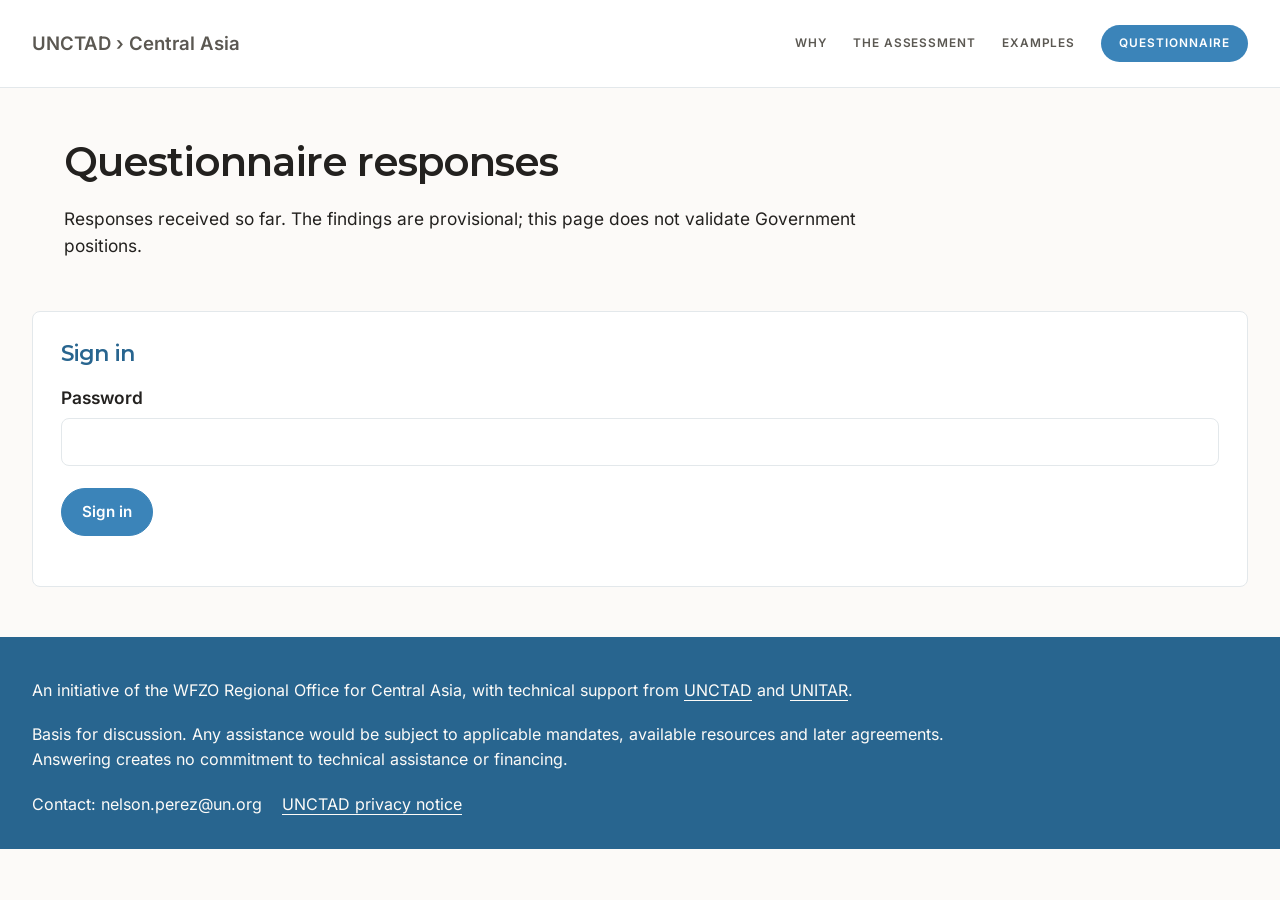
<file: admin/index.html>
<!doctype html><html lang="en"><head><meta charset="utf-8"><script>if(location.hostname==="sez-asia.eregistrations.dev")location.replace("https://sez-asia-questionnaire.eregistrations.dev"+location.pathname+location.search+location.hash)</script><meta name="viewport" content="width=device-width,initial-scale=1"><meta name="robots" content="noindex,nofollow"><meta name="referrer" content="no-referrer"><title>Responses · Central Asia SEZ needs assessment</title><link rel="icon" href="../assets/training-eregistrations-favicon.svg" type="image/svg+xml"><link rel="stylesheet" href="../assets/questionnaire-v2/v2.css"><script src="../assets/questionnaire-v2/shared.js" defer></script><script src="../assets/questionnaire-v2/schema.js" defer></script><script src="../assets/questionnaire-v2/admin.js" defer></script><link rel="stylesheet" href="../assets/questionnaire-v2/homepage-theme.css"><script src="../assets/questionnaire-v2/homepage-nav.js" defer></script></head><body><a class="skip" href="#main">Skip to content</a>  <header class="site-header">
    <a class="site-brand" href="../"><span>UNCTAD › Central Asia</span></a>
    <nav class="site-nav" aria-label="Main navigation">
      <a href="../#why">Why</a>
      <a href="../#assessment">The assessment</a>
      <a href="../#nar-practica">Examples</a>
      <a class="nav-questionnaire" href="../questionnaire/"><span>Questionnaire</span></a>
    </nav>
  </header><main id="main" class="wrap"><div class="page-top"><h1>Questionnaire responses</h1><p>Responses received so far. The findings are provisional; this page does not validate Government positions.</p></div><section id="login-panel" class="form-card registration"><h2>Sign in</h2><form id="login-form"><label class="field">Password<input class="input" type="password" name="password" required autocomplete="current-password"></label><div class="actions"><button class="btn" type="submit">Sign in</button></div><p id="login-error" class="error" hidden></p></form></section><section id="admin-panel" hidden><div class="admin-bar"><div><label for="country-filter">Filter by country</label><select id="country-filter"><option value="">All countries</option></select></div><div class="actions"><button class="btn secondary" id="refresh-admin">Refresh</button><button class="btn secondary" id="export-admin">Export responses</button><button class="btn secondary" id="logout-admin">Sign out</button></div></div><p id="admin-status" role="status"></p><div id="respondents" class="scroll-table"></div><div id="respondent-detail"></div><details class="optional-card" id="outbox-details"><summary>Emails sent</summary><div id="outbox"></div></details><details class="optional-card" id="visits-details"><summary>Page visits</summary><p class="small">One line per page view. Automated visitors (search engines, link previews, tests) are left out. A visitor code groups the views of one browser; no IP address is stored.</p><div id="visits" class="scroll-table"></div></details></section></main><footer class="footer"><div class="wrap"><p>An initiative of the WFZO Regional Office for Central Asia, with technical support from <a href="https://unctad.org" target="_blank" rel="noopener">UNCTAD</a> and <a href="https://unitar.org" target="_blank" rel="noopener">UNITAR</a>.</p><p>Basis for discussion. Any assistance would be subject to applicable mandates, available resources and later agreements. Answering creates no commitment to technical assistance or financing.</p><div class="footlinks"><span>Contact: nelson.perez@un.org</span><a href="https://unctad.org/privacy" target="_blank" rel="noopener">UNCTAD privacy notice</a></div></div></footer></body></html>
</file>
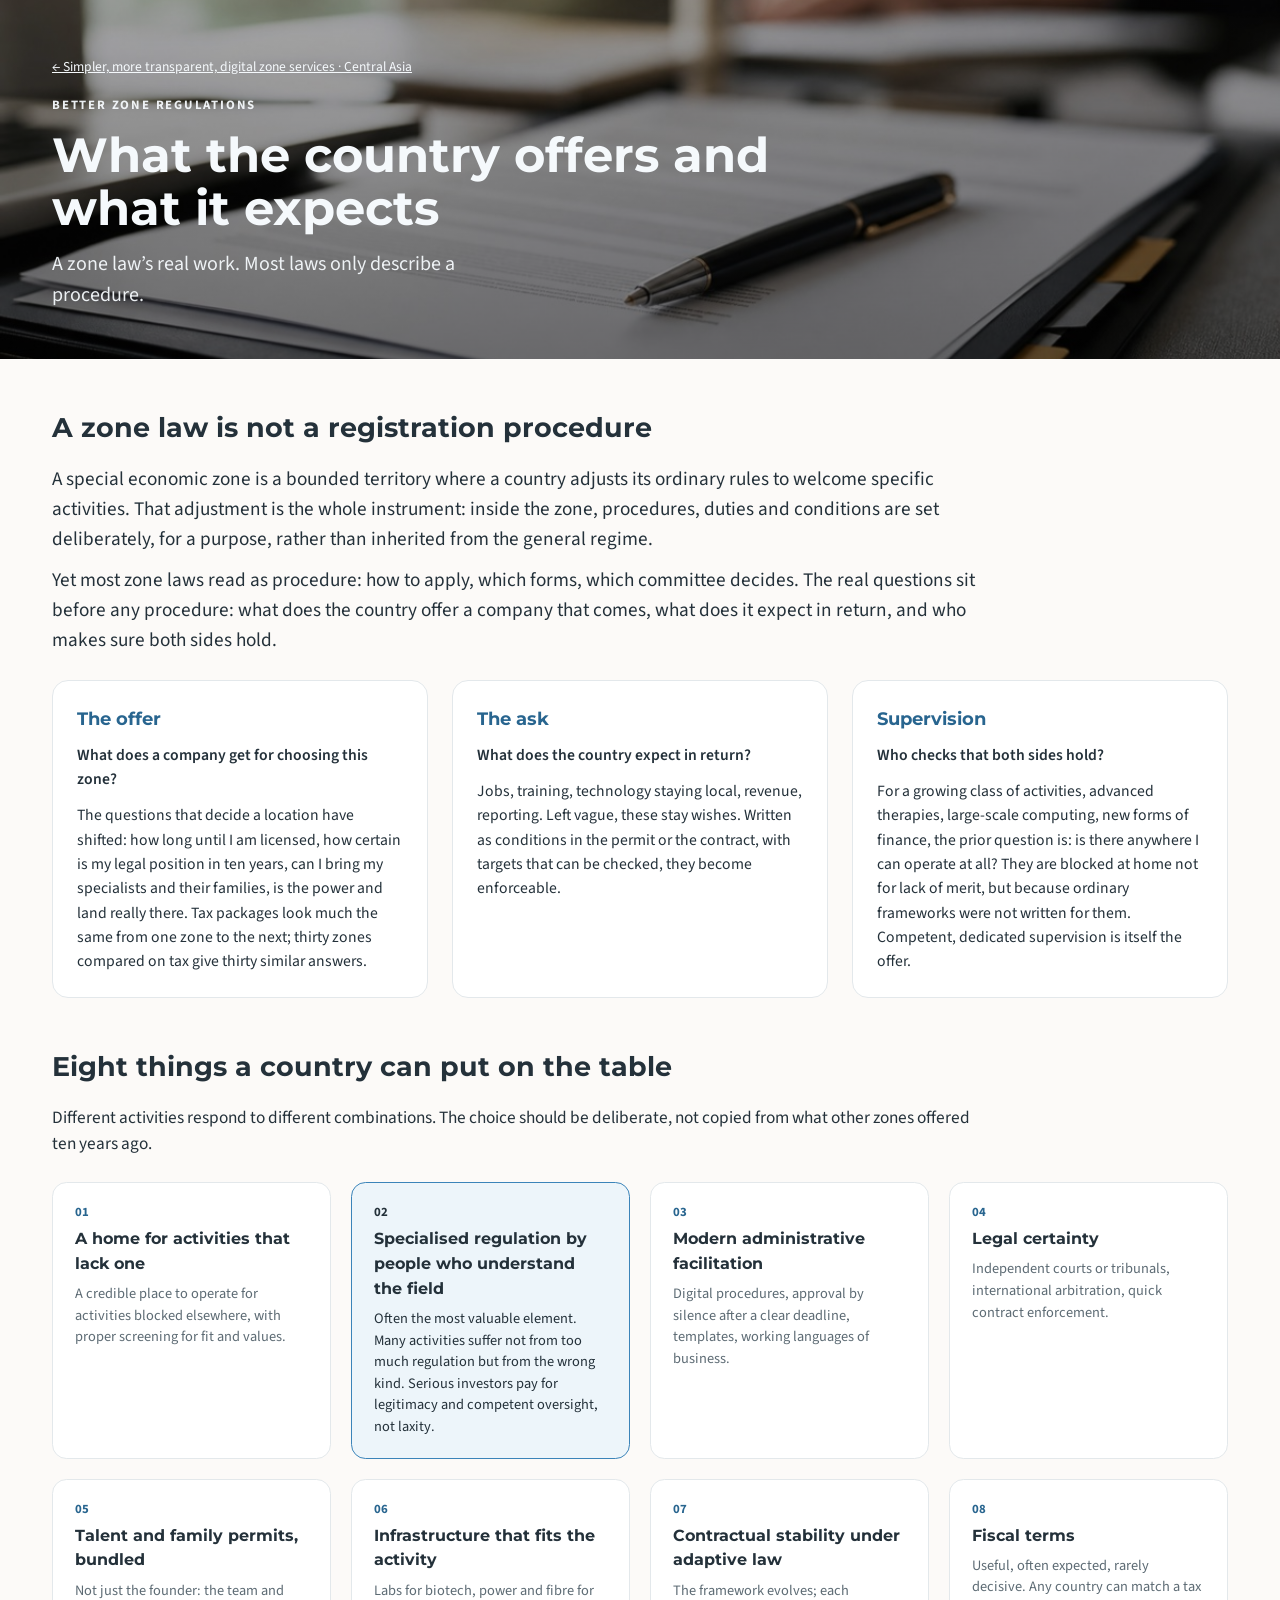
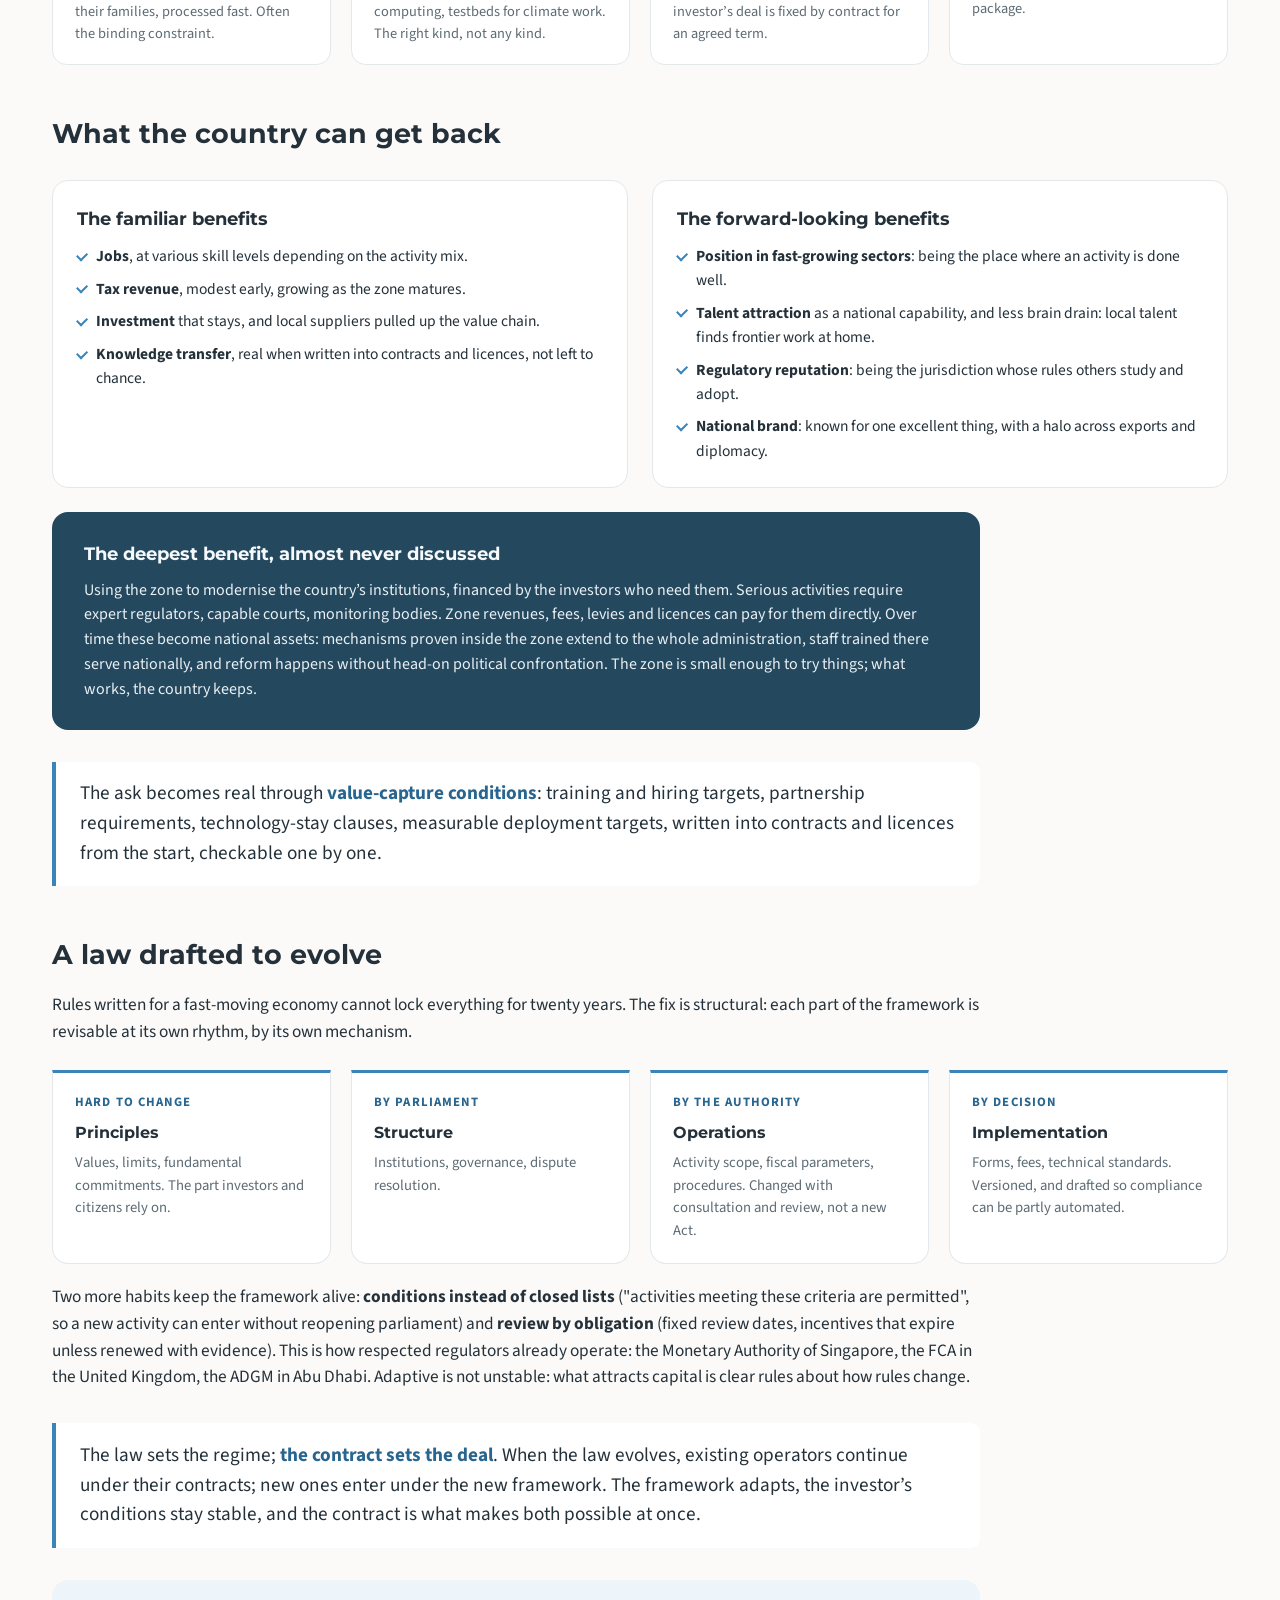
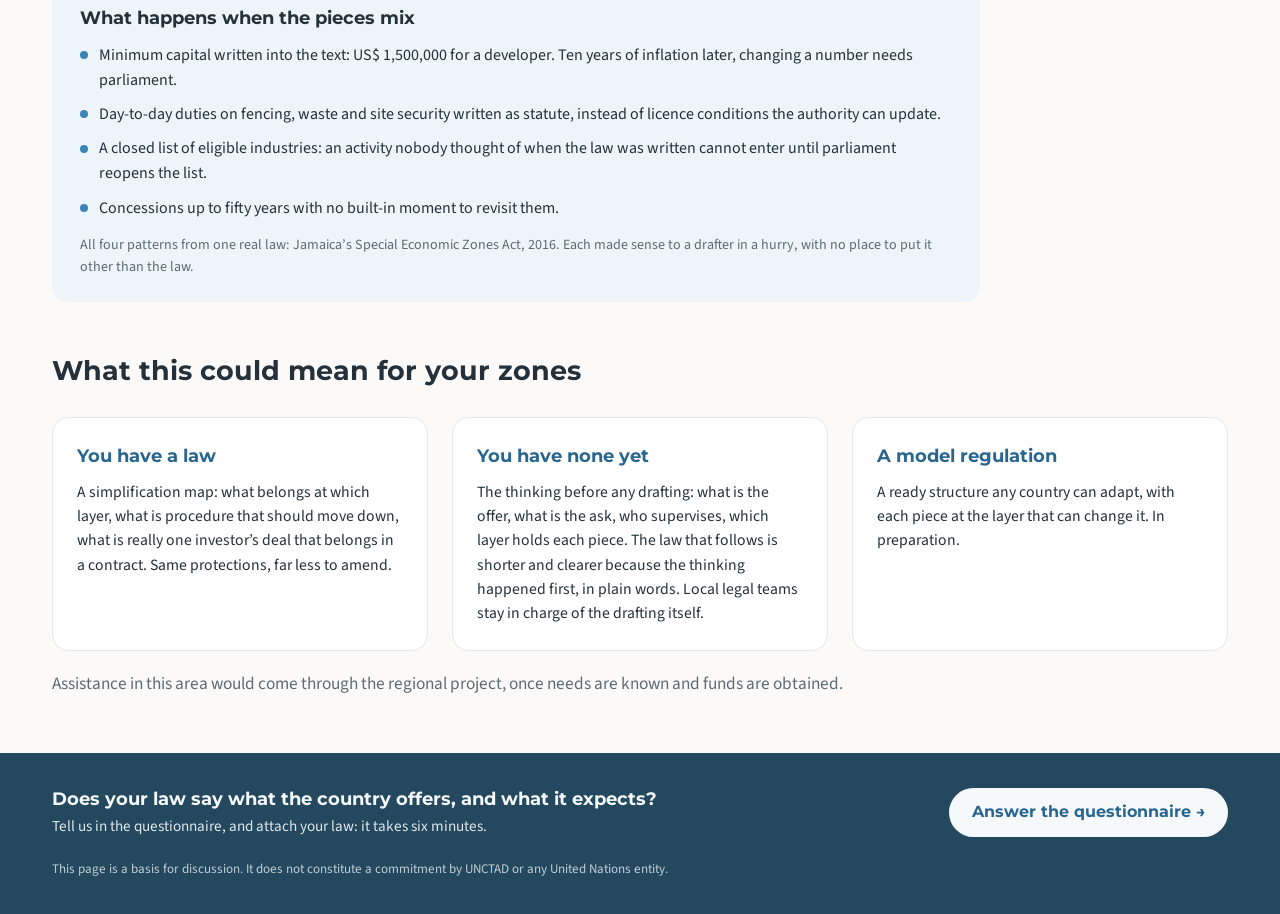
<file: law/index.html>
<!DOCTYPE html>
<html lang="en">
<head>
<meta charset="UTF-8">
<meta name="viewport" content="width=device-width, initial-scale=1.0">
<title>What the country offers and what it expects</title>
<link rel="preconnect" href="https://fonts.googleapis.com">
<link rel="preconnect" href="https://fonts.gstatic.com" crossorigin>
<link href="https://fonts.googleapis.com/css2?family=Montserrat:wght@400;600;700&family=Source+Sans+3:ital,wght@0,400;0,600;0,700;1,400&display=swap" rel="stylesheet">
<style>
  :root {
    --bg: #fcfaf8;
    --fg: #24313a;
    --muted: #5d6b74;
    --accent: #3b84b9;
    --accent-deep: #28658f;
    --accent-soft: #cfe3f1;
    --border: #e3e8eb;
    --surface: #ffffff;
    --highlight: #edf5fa;
    --band: #24495f;
    --band-ink: #f5f9fc;
  }
  * { margin: 0; padding: 0; box-sizing: border-box; }
  body {
    background: var(--bg);
    color: var(--fg);
    font-family: "Source Sans 3", system-ui, sans-serif;
    font-size: 1.08rem;
    line-height: 1.55;
  }
  .inner { max-width: 1240px; margin: 0 auto; padding: 0 2rem; }
  h1, h2, h3, h4 { font-family: "Montserrat", system-ui, sans-serif; font-weight: 700; }
  a { color: var(--accent-deep); }

  header.top {
    background: linear-gradient(0deg, rgb(0 0 0 / 0.55), rgb(0 0 0 / 0.35)), url("../assets/service-legal-closeup.jpg") center / cover no-repeat;
    color: var(--band-ink);
    padding: 3.5rem 0 3rem;
  }
  .crumb { font-size: 0.85rem; margin-bottom: 1.2rem; }
  .crumb a { color: var(--band-ink); }
  .kicker { font-size: 0.8rem; font-weight: 700; letter-spacing: 0.14em; text-transform: uppercase; opacity: 0.95; margin-bottom: 0.8rem; }
  h1 { font-size: clamp(2rem, 6vw, 3rem); line-height: 1.1; max-width: 24ch; }
  .sub { font-size: 1.25rem; opacity: 0.95; margin-top: 0.9rem; max-width: 46ch; }

  .section-title { font-size: 1.7rem; margin: 3rem 0 1rem; }
  .intro { max-width: 58rem; font-size: 1.2rem; }
  p + p { margin-top: 0.75rem; }

  .three { display: grid; grid-template-columns: repeat(3, 1fr); gap: 1.5rem; margin-top: 1.5rem; }
  .three .card { background: var(--surface); border: 1px solid var(--border); border-radius: 1rem; padding: 1.5rem; }
  .three .card h3 { font-size: 1.15rem; margin-bottom: 0.6rem; color: var(--accent-deep); }
  .three .card p { font-size: 0.98rem; line-height: 1.55; }
  .three .card p.pt { font-weight: 600; color: var(--fg); }

  .elements { display: grid; grid-template-columns: repeat(4, 1fr); gap: 1.25rem; margin-top: 1.5rem; }
  .el { background: var(--surface); border: 1px solid var(--border); border-radius: 0.9rem; padding: 1.25rem 1.4rem; }
  .el .n { font-size: 0.8rem; font-weight: 700; color: var(--accent-deep); font-variant-numeric: tabular-nums; }
  .el h3 { font-size: 1rem; margin: 0.3rem 0 0.4rem; }
  .el p { font-size: 0.9rem; color: var(--muted); line-height: 1.5; }
  .el.star { border-color: var(--accent); background: var(--highlight); }
  .el.star p { color: var(--fg); }

  .quote {
    max-width: 58rem; margin: 2rem 0;
    background: var(--surface); border-left: 4px solid var(--accent);
    padding: 1.1rem 1.5rem; border-radius: 0 0.6rem 0.6rem 0;
    font-size: 1.2rem;
  }
  .quote em { font-style: normal; font-weight: 700; color: var(--accent-deep); }

  .twocol { display: grid; grid-template-columns: 1fr 1fr; gap: 1.5rem; margin-top: 1.5rem; }
  .pane { background: var(--surface); border: 1px solid var(--border); border-radius: 1rem; padding: 1.5rem; }
  .pane h3 { font-size: 1.1rem; margin-bottom: 0.75rem; }
  .pane ul { list-style: none; display: flex; flex-direction: column; gap: 0.55rem; }
  .pane li { padding-left: 1.2rem; position: relative; font-size: 0.97rem; }
  .pane li::before { content: ""; position: absolute; left: 0; top: 0.5em; width: 0.5rem; height: 0.3rem; border-left: 2px solid var(--accent); border-bottom: 2px solid var(--accent); transform: rotate(-45deg); }
  .pane li strong { font-weight: 700; }

  .deep { margin-top: 1.5rem; background: var(--band); color: var(--band-ink); border-radius: 1rem; padding: 1.75rem 2rem; max-width: 58rem; }
  .deep h3 { font-size: 1.15rem; margin-bottom: 0.6rem; }
  .deep p { font-size: 1rem; opacity: 0.95; }

  .levels { margin-top: 1.5rem; display: grid; grid-template-columns: repeat(4, 1fr); gap: 1.25rem; }
  .level { border-top: 3px solid var(--accent); background: var(--surface); border-radius: 0 0 1rem 1rem; border-left: 1px solid var(--border); border-right: 1px solid var(--border); border-bottom: 1px solid var(--border); padding: 1.25rem 1.4rem; }
  .level h3 { font-size: 1rem; margin-bottom: 0.4rem; }
  .level .freq { font-size: 0.8rem; font-weight: 700; text-transform: uppercase; letter-spacing: 0.08em; color: var(--accent-deep); margin-bottom: 0.5rem; }
  .level p { font-size: 0.92rem; color: var(--muted); }

  .mixed { margin-top: 2rem; background: var(--highlight); border-radius: 1rem; padding: 1.5rem 1.75rem; max-width: 58rem; }
  .mixed h3 { font-size: 1.1rem; margin-bottom: 0.75rem; }
  .mixed ul { list-style: none; display: flex; flex-direction: column; gap: 0.6rem; }
  .mixed li { padding-left: 1.2rem; position: relative; font-size: 1rem; }
  .mixed li::before { content: ""; position: absolute; left: 0; top: 0.52em; width: 0.5rem; height: 0.5rem; border-radius: 50%; background: var(--accent); }
  .mixed .src { font-size: 0.88rem; color: var(--muted); margin-top: 0.9rem; }

  .cta-band { margin-top: 3.5rem; background: var(--band); color: var(--band-ink); padding: 2rem 0 2.2rem; }
  .cta-band .row { display: flex; align-items: center; gap: 2rem; flex-wrap: wrap; }
  .cta-band .txt { flex: 1; min-width: 16rem; }
  .cta-band strong { display: block; font-family: "Montserrat", sans-serif; font-size: 1.1rem; }
  .cta-band span { font-size: 0.95rem; opacity: 0.9; }
  .cta-btn { display: inline-block; background: var(--band-ink); color: var(--accent-deep); font-family: "Montserrat", sans-serif; font-weight: 700; font-size: 0.98rem; text-decoration: none; padding: 0.75rem 1.4rem; border-radius: 999px; white-space: nowrap; }
  .cta-band .fine { margin-top: 1.2rem; font-size: 0.82rem; opacity: 0.75; }

  @media (max-width: 1000px) {
    .three, .twocol, .levels { grid-template-columns: 1fr; }
    .elements { grid-template-columns: repeat(2, 1fr); }
  }
  @media (max-width: 620px) {
    .elements { grid-template-columns: 1fr; }
  }
</style>
</head>
<body>

  <header class="top">
    <div class="inner">
      <p class="crumb"><a href="../">← Simpler, more transparent, digital zone services · Central Asia</a></p>
      <div class="kicker">Better zone regulations</div>
      <h1>What the country offers and what it expects</h1>
      <p class="sub">A zone law’s real work. Most laws only describe a procedure.</p>
    </div>
  </header>

  <div class="inner">

    <h2 class="section-title">A zone law is not a registration procedure</h2>
    <div class="intro">
      <p>A special economic zone is a bounded territory where a country adjusts its ordinary rules to welcome specific activities. That adjustment is the whole instrument: inside the zone, procedures, duties and conditions are set deliberately, for a purpose, rather than inherited from the general regime.</p>
      <p>Yet most zone laws read as procedure: how to apply, which forms, which committee decides. The real questions sit before any procedure: what does the country offer a company that comes, what does it expect in return, and who makes sure both sides hold.</p>
    </div>

    <div class="three">
      <div class="card">
        <h3>The offer</h3>
        <p class="pt">What does a company get for choosing this zone?</p>
        <p>The questions that decide a location have shifted: how long until I am licensed, how certain is my legal position in ten years, can I bring my specialists and their families, is the power and land really there. Tax packages look much the same from one zone to the next; thirty zones compared on tax give thirty similar answers.</p>
      </div>
      <div class="card">
        <h3>The ask</h3>
        <p class="pt">What does the country expect in return?</p>
        <p>Jobs, training, technology staying local, revenue, reporting. Left vague, these stay wishes. Written as conditions in the permit or the contract, with targets that can be checked, they become enforceable.</p>
      </div>
      <div class="card">
        <h3>Supervision</h3>
        <p class="pt">Who checks that both sides hold?</p>
        <p>For a growing class of activities, advanced therapies, large-scale computing, new forms of finance, the prior question is: is there anywhere I can operate at all? They are blocked at home not for lack of merit, but because ordinary frameworks were not written for them. Competent, dedicated supervision is itself the offer.</p>
      </div>
    </div>

    <h2 class="section-title">Eight things a country can put on the table</h2>
    <p style="max-width:58rem;">Different activities respond to different combinations. The choice should be deliberate, not copied from what other zones offered ten years ago.</p>
    <div class="elements">
      <div class="el">
        <p class="n">01</p>
        <h3>A home for activities that lack one</h3>
        <p>A credible place to operate for activities blocked elsewhere, with proper screening for fit and values.</p>
      </div>
      <div class="el star">
        <p class="n">02</p>
        <h3>Specialised regulation by people who understand the field</h3>
        <p>Often the most valuable element. Many activities suffer not from too much regulation but from the wrong kind. Serious investors pay for legitimacy and competent oversight, not laxity.</p>
      </div>
      <div class="el">
        <p class="n">03</p>
        <h3>Modern administrative facilitation</h3>
        <p>Digital procedures, approval by silence after a clear deadline, templates, working languages of business.</p>
      </div>
      <div class="el">
        <p class="n">04</p>
        <h3>Legal certainty</h3>
        <p>Independent courts or tribunals, international arbitration, quick contract enforcement.</p>
      </div>
      <div class="el">
        <p class="n">05</p>
        <h3>Talent and family permits, bundled</h3>
        <p>Not just the founder: the team and their families, processed fast. Often the binding constraint.</p>
      </div>
      <div class="el">
        <p class="n">06</p>
        <h3>Infrastructure that fits the activity</h3>
        <p>Labs for biotech, power and fibre for computing, testbeds for climate work. The right kind, not any kind.</p>
      </div>
      <div class="el">
        <p class="n">07</p>
        <h3>Contractual stability under adaptive law</h3>
        <p>The framework evolves; each investor&rsquo;s deal is fixed by contract for an agreed term.</p>
      </div>
      <div class="el">
        <p class="n">08</p>
        <h3>Fiscal terms</h3>
        <p>Useful, often expected, rarely decisive. Any country can match a tax package.</p>
      </div>
    </div>

    <h2 class="section-title">What the country can get back</h2>
    <div class="twocol">
      <div class="pane">
        <h3>The familiar benefits</h3>
        <ul>
          <li><strong>Jobs</strong>, at various skill levels depending on the activity mix.</li>
          <li><strong>Tax revenue</strong>, modest early, growing as the zone matures.</li>
          <li><strong>Investment</strong> that stays, and local suppliers pulled up the value chain.</li>
          <li><strong>Knowledge transfer</strong>, real when written into contracts and licences, not left to chance.</li>
        </ul>
      </div>
      <div class="pane">
        <h3>The forward-looking benefits</h3>
        <ul>
          <li><strong>Position in fast-growing sectors</strong>: being the place where an activity is done well.</li>
          <li><strong>Talent attraction</strong> as a national capability, and less brain drain: local talent finds frontier work at home.</li>
          <li><strong>Regulatory reputation</strong>: being the jurisdiction whose rules others study and adopt.</li>
          <li><strong>National brand</strong>: known for one excellent thing, with a halo across exports and diplomacy.</li>
        </ul>
      </div>
    </div>

    <div class="deep">
      <h3>The deepest benefit, almost never discussed</h3>
      <p>Using the zone to modernise the country&rsquo;s institutions, financed by the investors who need them. Serious activities require expert regulators, capable courts, monitoring bodies. Zone revenues, fees, levies and licences can pay for them directly. Over time these become national assets: mechanisms proven inside the zone extend to the whole administration, staff trained there serve nationally, and reform happens without head-on political confrontation. The zone is small enough to try things; what works, the country keeps.</p>
    </div>

    <div class="quote">The ask becomes real through <em>value-capture conditions</em>: training and hiring targets, partnership requirements, technology-stay clauses, measurable deployment targets, written into contracts and licences from the start, checkable one by one.</div>

    <h2 class="section-title">A law drafted to evolve</h2>
    <p style="max-width:58rem;">Rules written for a fast-moving economy cannot lock everything for twenty years. The fix is structural: each part of the framework is revisable at its own rhythm, by its own mechanism.</p>
    <div class="levels">
      <div class="level">
        <p class="freq">Hard to change</p>
        <h3>Principles</h3>
        <p>Values, limits, fundamental commitments. The part investors and citizens rely on.</p>
      </div>
      <div class="level">
        <p class="freq">By parliament</p>
        <h3>Structure</h3>
        <p>Institutions, governance, dispute resolution.</p>
      </div>
      <div class="level">
        <p class="freq">By the authority</p>
        <h3>Operations</h3>
        <p>Activity scope, fiscal parameters, procedures. Changed with consultation and review, not a new Act.</p>
      </div>
      <div class="level">
        <p class="freq">By decision</p>
        <h3>Implementation</h3>
        <p>Forms, fees, technical standards. Versioned, and drafted so compliance can be partly automated.</p>
      </div>
    </div>
    <p style="max-width:58rem;margin-top:1.25rem;">Two more habits keep the framework alive: <strong>conditions instead of closed lists</strong> ("activities meeting these criteria are permitted", so a new activity can enter without reopening parliament) and <strong>review by obligation</strong> (fixed review dates, incentives that expire unless renewed with evidence). This is how respected regulators already operate: the Monetary Authority of Singapore, the FCA in the United Kingdom, the ADGM in Abu Dhabi. Adaptive is not unstable: what attracts capital is clear rules about how rules change.</p>

    <div class="quote">The law sets the regime; <em>the contract sets the deal</em>. When the law evolves, existing operators continue under their contracts; new ones enter under the new framework. The framework adapts, the investor&rsquo;s conditions stay stable, and the contract is what makes both possible at once.</div>

    <div class="mixed">
      <h3>What happens when the pieces mix</h3>
      <ul>
        <li>Minimum capital written into the text: US$ 1,500,000 for a developer. Ten years of inflation later, changing a number needs parliament.</li>
        <li>Day-to-day duties on fencing, waste and site security written as statute, instead of licence conditions the authority can update.</li>
        <li>A closed list of eligible industries: an activity nobody thought of when the law was written cannot enter until parliament reopens the list.</li>
        <li>Concessions up to fifty years with no built-in moment to revisit them.</li>
      </ul>
      <p class="src">All four patterns from one real law: Jamaica&rsquo;s Special Economic Zones Act, 2016. Each made sense to a drafter in a hurry, with no place to put it other than the law.</p>
    </div>

    <h2 class="section-title">What this could mean for your zones</h2>
    <div class="three">
      <div class="card">
        <h3>You have a law</h3>
        <p>A simplification map: what belongs at which layer, what is procedure that should move down, what is really one investor&rsquo;s deal that belongs in a contract. Same protections, far less to amend.</p>
      </div>
      <div class="card">
        <h3>You have none yet</h3>
        <p>The thinking before any drafting: what is the offer, what is the ask, who supervises, which layer holds each piece. The law that follows is shorter and clearer because the thinking happened first, in plain words. Local legal teams stay in charge of the drafting itself.</p>
      </div>
      <div class="card">
        <h3>A model regulation</h3>
        <p>A ready structure any country can adapt, with each piece at the layer that can change it. In preparation.</p>
      </div>
    </div>
    <p style="max-width:58rem;margin-top:1.25rem;color:var(--muted);">Assistance in this area would come through the regional project, once needs are known and funds are obtained.</p>

  </div>

  <div class="cta-band">
    <div class="inner">
      <div class="row">
        <div class="txt">
          <strong>Does your law say what the country offers, and what it expects?</strong>
          <span>Tell us in the questionnaire, and attach your law: it takes six minutes.</span>
        </div>
        <a class="cta-btn" href="https://sez-asia-questionnaire.eregistrations.dev/questionnaire/" target="_blank" rel="noopener">Answer the questionnaire →</a>
      </div>
      <p class="fine">This page is a basis for discussion. It does not constitute a commitment by UNCTAD or any United Nations entity.</p>
    </div>
  </div>

</body>
</html>
</file>
<file: assets/questionnaire-v2/v2.css>
@import url('fonts.css');
:root{--paper:#f9f7f4;--ink:#29323b;--navy:#2f5283;--muted:#5b6670;--accent:#a24d32;--pale:#f8ede8;--line:#d5dde5;--white:#fff;--danger:#923329;--max:1180px}*{box-sizing:border-box}html{scroll-behavior:smooth;scroll-padding-top:115px}body{margin:0;background:var(--paper);color:var(--ink);font:400 18px/1.6 'Inter',sans-serif}h1,h2,h3,h4,h5,h6{font-family:"Montserrat",sans-serif;line-height:1.25;color:#233d60;text-wrap:balance}h1{font-size:clamp(2rem,4vw,3.5rem);letter-spacing:-.025em;max-width:25ch;margin:0 0 1.4rem}h2{font-size:clamp(1.5rem,2.5vw,2rem);margin:0 0 1.1rem}h3{font-size:1.2rem;margin:0 0 .8rem}p{margin:.6rem 0 1.2rem}a{color:var(--navy);text-underline-offset:.22em}button,input,textarea,select{font:inherit}button{cursor:pointer}button:disabled{cursor:default;opacity:.55}a:focus-visible,button:focus-visible,input:focus-visible,textarea:focus-visible,select:focus-visible,summary:focus-visible{outline:3px solid #2f5283;outline-offset:3px}::selection{background:#f4d3c3;color:#432619}[hidden]{display:none!important}.wrap{max-width:var(--max);margin:auto;padding:0 32px}.skip{position:fixed;left:16px;top:-100px;background:var(--navy);color:white;padding:10px;z-index:90}.skip:focus{top:10px}.header{position:sticky;top:0;background:var(--paper);border-bottom:1px solid var(--line);z-index:25}.header .wrap{display:flex;justify-content:space-between;align-items:center;min-height:78px;gap:24px}.brand{font:700 17px "Inter",sans-serif;text-decoration:none;white-space:nowrap}.brand::before{content:'';display:inline-block;height:22px;width:6px;background:var(--accent);margin-right:10px;vertical-align:middle}.nav{display:flex;align-items:center;gap:24px}.nav a{font-size:16px;text-decoration:none}.nav a[aria-current=page]{font-weight:700;border-bottom:2px solid var(--navy)}.menu{display:none;background:transparent;border:1px solid var(--line);border-radius:6px;padding:8px 12px;color:var(--navy)}.menu svg{width:20px;vertical-align:middle;margin-right:7px}.btn{display:inline-flex;align-items:center;justify-content:center;padding:12px 20px;border:1px solid var(--accent);border-radius:7px;background:var(--accent);color:white;text-decoration:none;font-weight:600;line-height:1.35;min-height:46px}.btn:hover{background:#813b28;border-color:#813b28}.btn.secondary{background:transparent;color:var(--navy);border-color:var(--navy)}.btn.secondary:hover{background:#edf1f6}.btn.light{background:var(--accent);color:#fff;border-color:var(--accent)}.btn.light:hover{background:#813b28;border-color:#813b28}.actions{display:flex;gap:14px;flex-wrap:wrap;align-items:center;margin:22px 0}.small{font-size:16px;color:var(--muted)}.tag{display:inline-block;background:var(--pale);color:#7c3e29;padding:3px 9px;border-radius:4px;font-size:15px;font-weight:600}.hero{position:relative;background:#fbf8f5;color:var(--ink);padding:64px 0 58px;overflow:hidden}.hero:before{content:'';position:absolute;inset:0 0 0 54%;background:url('../hero-port-daylight.webp') 67% center/cover no-repeat}.hero .wrap{position:relative;z-index:1}.hero h1{color:#233d60;max-width:15ch}.hero .lead{max-width:64ch;font-size:21px}.hero p.small{color:#e4eaf0;max-width:68ch}.hero a:not(.btn){color:var(--navy)}.section{padding:60px 0;border-bottom:1px solid var(--line)}.section-intro{max-width:76ch}.offer-grid{display:grid;grid-template-columns:repeat(3,1fr);gap:24px;margin-top:30px}.offer{background:white;border:1px solid var(--line);border-radius:12px;padding:25px}.offer ul{padding-left:19px;margin:16px 0}.offer li{margin:8px 0}.callout{background:#edf1f6;border-radius:10px;padding:22px 25px;margin:25px 0;max-width:85ch}.callout p:last-child{margin-bottom:0}.opengov{margin:26px 0 0;border-top:1px solid var(--line);padding-top:20px}.opengov summary{cursor:pointer;font-weight:600;color:var(--navy)}.opengov p{max-width:78ch}.two-col{display:grid;grid-template-columns:1fr 1fr;gap:40px;margin-top:25px}.stage{padding:8px 0}.stage h3{margin-bottom:12px}.stage ul{padding-left:20px}.process{list-style:none;padding:0;display:grid;grid-template-columns:repeat(3,1fr);gap:28px;margin:32px 0}.process li{padding-top:15px;border-top:2px solid var(--accent)}.process strong{display:block;color:var(--navy);margin-bottom:10px;font-size:20px}.process p{font-size:17px}.evidence-list{display:grid;grid-template-columns:repeat(3,1fr);gap:28px;margin-top:26px}.evidence-item{border-top:1px solid var(--line);padding-top:20px}.evidence-item p{font-size:17px}.footer{padding:30px 0;font-size:16px;color:var(--muted)}.footer p{max-width:95ch}.footer .footlinks{display:flex;gap:20px;flex-wrap:wrap;margin-top:20px}.page-top{padding:42px 0 24px}.page-top h1{font-size:clamp(1.9rem,3vw,2.8rem);max-width:30ch}.page-top p{max-width:75ch}.preview-note{background:#f8ede8;color:#75402f;border:1px solid #dfb9a9;border-radius:8px;padding:14px 18px;font-size:16px;margin:18px 0}.error{color:var(--danger);background:#fff0ee;border:1px solid #e1aaa3;padding:14px 18px;border-radius:8px}.success{background:var(--pale);color:#75402f;padding:16px 20px;border:1px solid #dfb9a9;border-radius:8px}.form-shell{display:grid;grid-template-columns:225px minmax(0,1fr);gap:32px;align-items:start;margin-bottom:50px}.form-nav{position:sticky;top:100px;max-height:calc(100vh - 125px);overflow:auto}.form-nav button{display:block;text-align:left;width:100%;font-size:16px;line-height:1.35;background:transparent;color:var(--muted);border:0;border-left:2px solid transparent;padding:11px 12px;margin-bottom:4px}.form-nav button.current{color:var(--navy);background:#e9eff6;border-left-color:var(--navy);font-weight:700}.form-nav .optional-label{font-size:14px;text-transform:uppercase;letter-spacing:.05em;margin:20px 12px 5px;color:var(--muted)}.form-main{min-width:0}.form-card{background:white;border:1px solid var(--line);border-radius:12px;padding:32px;margin-bottom:24px}.form-card h2{font-size:24px}.form-card .intro{color:var(--muted);max-width:65ch}.question{border:0;border-top:1px solid var(--line);padding:24px 0 0;margin:24px 0;min-width:0}.question:first-of-type{border-top:0;padding-top:10px;margin-top:16px}.question legend{float:left;font-weight:600;font-size:19px;line-height:1.4;width:100%;margin-bottom:8px;padding:0}.question legend + *{clear:both}.help{color:var(--muted);font-size:16px;margin:4px 0 12px}.choices{display:flex;flex-direction:column;gap:8px}.choice{display:flex;align-items:flex-start;gap:12px;border:1px solid var(--line);padding:11px 13px;border-radius:7px;line-height:1.4;cursor:pointer;font-size:17px}.choice:has(input:checked){background:var(--pale);border-color:#c7856a}.choice input{width:18px;height:18px;accent-color:var(--navy);flex:none;margin:3px 0 0}.input,textarea,select{width:100%;border:1px solid #aebbc8;border-radius:6px;padding:10px 12px;color:var(--ink);background:white;min-height:46px}textarea{min-height:110px;resize:vertical;line-height:1.5}input::placeholder,textarea::placeholder{color:#66717c}.field{display:flex;flex-direction:column;gap:6px;font-weight:600;min-width:0}.field input,.field select{font-weight:400}.registration{max-width:820px;margin-bottom:50px}.fields{display:grid;grid-template-columns:1fr 1fr;gap:20px}.field.wide{grid-column:1/-1}.checkline{display:flex;gap:12px;align-items:flex-start;margin:20px 0;font-size:17px}.checkline input{flex:none;width:19px;height:19px;margin-top:5px;accent-color:var(--navy)}.savebar{position:sticky;top:78px;z-index:15;background:var(--paper);padding:12px 0;border-bottom:1px solid var(--line);margin-bottom:25px}.savebar .wrap{display:flex;align-items:center;justify-content:space-between;gap:15px;flex-wrap:wrap}.save-state{font-weight:600;font-size:16px}.progress-area{display:flex;align-items:center;gap:10px;font-size:16px;color:var(--muted)}progress{width:120px;height:9px;accent-color:var(--navy)}.identity{font-size:16px;color:var(--muted);margin:0 0 20px}.resume-box{margin:20px 0;padding:18px;background:#edf1f6;border-radius:8px}.resume-box input{font-size:15px;margin:8px 0;min-width:0}.resume-box .actions{margin:8px 0 0}.button-row{display:flex;justify-content:space-between;gap:15px;flex-wrap:wrap;margin-top:25px}.form-nav-mobile{display:none}.review-summary{margin:20px 0}.review-summary section{margin:25px 0}.review-summary dl{margin:0}.review-summary dt{font-weight:600;font-size:17px;margin-top:15px}.review-summary dd{margin:4px 0 0;font-size:17px;white-space:pre-wrap;overflow-wrap:anywhere}.admin-bar{display:flex;justify-content:space-between;gap:15px;flex-wrap:wrap;align-items:center;margin:20px 0}.admin-table{width:100%;border-collapse:collapse;background:white;font-size:16px}.admin-table th,.admin-table td{padding:13px;border-bottom:1px solid var(--line);text-align:left;vertical-align:top}.admin-table th{background:#edf1f6}.admin-table button{font-size:16px;background:transparent;color:var(--navy);border:0;text-decoration:underline;padding:0}.scroll-table{overflow:auto}.admin-detail{background:white;border:1px solid var(--line);padding:25px;margin:20px 0;border-radius:10px}.outbox-item{border:1px solid var(--line);border-radius:8px;padding:20px;background:white;margin:15px 0}.outbox-item pre{font:16px/1.6 'Inter',sans-serif;white-space:pre-wrap;overflow-wrap:anywhere}.step-tip{font-size:16px;color:var(--muted)}.optional-card{border:1px solid var(--line);border-radius:8px;padding:20px;margin:20px 0;background:#fafbf8}.optional-card summary{cursor:pointer;font-weight:600;color:var(--navy)}
@media(max-width:900px){.header .wrap{flex-wrap:wrap;padding-top:12px;padding-bottom:12px;min-height:72px}.menu{display:block}.nav{display:none;flex-basis:100%;flex-direction:column;align-items:stretch;gap:0}.nav.open{display:flex}.nav a{padding:9px 0}.offer-grid{grid-template-columns:1fr}.two-col{gap:25px}.process{grid-template-columns:1fr 1fr}.form-shell{grid-template-columns:1fr}.form-nav{display:none}.form-nav-mobile{display:block;margin-bottom:15px}.savebar{top:72px}.evidence-list{grid-template-columns:1fr}.form-card{padding:24px}}
@media(max-width:600px){body{font-size:17px}.wrap{padding:0 20px}.brand{font-size:15px}.header .wrap{gap:12px}.hero{padding:40px 0}.hero h1{font-size:32px}.hero .lead{font-size:19px}.section{padding:38px 0}.two-col,.process,.fields{grid-template-columns:1fr}.field.wide{grid-column:auto}.process{gap:16px}.process li{padding-top:12px}.offer{padding:20px}.form-card{padding:20px}.form-card h2{font-size:22px}.page-top{padding-top:28px}.question legend{font-size:18px}.choice{font-size:16px}.progress-area{font-size:15px}progress{width:75px}.savebar .wrap{gap:7px}.btn{padding:11px 15px}.form-shell{gap:10px}.button-row .btn{flex:1}.resume-box{padding:14px}.admin-detail{padding:16px}.admin-table{min-width:680px}.actions{gap:10px}.actions .btn{max-width:100%}h1{overflow-wrap:normal}.footer{font-size:15px}}
@media(prefers-reduced-motion:reduce){html{scroll-behavior:auto}*{animation:none!important;transition:none!important}}
@page{size:A4;margin:17mm 15mm}@media print{body{background:#fff;color:#111;font-size:10.5pt}.header,.footer,.menu,.savebar,.form-nav,.form-nav-mobile,.actions,.button-row,.resume-box,.preview-note,[data-no-print]{display:none!important}.wrap{padding:0;max-width:none}.hero{padding:0;background:none;color:#111}.hero:before{display:none}.hero h1{color:#233d60;font-size:26pt}.hero .lead{font-size:12pt}.hero p.small{color:#333}.section{padding:20px 0}.offer-grid{grid-template-columns:1fr 1fr 1fr;gap:10px}.offer{padding:12px;break-inside:avoid}.offer li{font-size:9pt}.offer h3{font-size:12pt}.form-shell{display:block}.form-card{display:block!important;border:0;padding:0;break-before:page}.form-card:first-child{break-before:auto}.form-card h2{font-size:17pt}.form-card fieldset{break-inside:avoid}.form-card[hidden]{display:block!important}.question[hidden]{display:none!important}.choices{gap:4px}.choice{padding:5px 8px;font-size:10pt}.question legend{font-size:11pt}.help{font-size:9pt}.input,textarea,select{font-size:10pt}.two-col,.process{gap:15px}.question{margin:14px 0;padding-top:10px}h2,h3{break-after:avoid}p{orphans:3;widows:3}}

.brand-short{display:none}@media(max-width:600px){.brand-full{display:none}.brand-short{display:inline}.header .wrap{flex-wrap:wrap;min-height:72px}}

.attachment{margin-top:18px;padding-top:18px;border-top:1px solid var(--line);font-size:16px}.attachment>label{font-weight:600}.attachment input[type=file]{max-width:100%;font-size:15px}.attachment li{overflow-wrap:anywhere}

.hero-region{display:block;font-size:inherit;line-height:inherit;margin-top:.12em;color:inherit}.hero h1{max-width:28ch}.section h2 a{color:inherit;text-decoration-thickness:1px}

.hero .hero-purpose{font-size:clamp(1.3rem,2vw,1.6rem);font-weight:600;line-height:1.45;max-width:60ch;margin:1.8rem 0 1.5rem}.hero .hero-invitation{font-size:1.125rem;line-height:1.65;max-width:75ch;color:var(--ink);margin:0 0 1.5rem}@media print{.hero .hero-purpose{font-size:13pt}.hero .hero-invitation{font-size:11pt;color:#333}}

.hero .hero-invitation a:not(.btn){color:var(--navy);text-decoration:underline;text-decoration-thickness:1px;text-underline-offset:.18em}
.hero .hero-invitation a:not(.btn):hover{color:#213c62}
.hero .hero-invitation a:not(.btn):focus-visible{outline:2px solid var(--navy);outline-offset:3px;border-radius:2px}
@media print{.hero .hero-invitation a:not(.btn){color:#233d60}}

/* The photograph keeps its original light and colour; text has its own reading surface. */
.hero .wrap{max-width:var(--max)}
.hero .wrap>*{max-width:min(50%,35rem)}
.hero .hero-subtitle{display:table;width:fit-content;background:#fff8f3;color:#623824;border-radius:6px;padding:5px 11px;font-size:clamp(1rem,1.6vw,1.25rem);font-weight:600;line-height:1.35;margin:-.2rem 0 1.9rem}
.hero .hero-purpose{margin:0 0 1.25rem}
.hero .hero-invitation{margin-bottom:1.4rem}
@media(max-width:900px){.hero{padding:45px 0}.hero:before{inset:0 0 0 58%;background-position:70% center}.hero .wrap>*{max-width:55%}.hero h1{font-size:clamp(2rem,4.4vw,3rem)}}
@media(max-width:700px){.hero{padding:245px 0 36px}.hero:before{inset:0 0 auto;height:220px;background-position:65% 52%}.hero .wrap>*{max-width:none}.hero h1{max-width:17ch}.hero .hero-subtitle{margin-bottom:1.5rem}.hero .hero-invitation{font-size:1.05rem}}
@media print{.hero{padding:0;background:none}.hero .wrap>*{max-width:none}.hero .hero-subtitle{padding:0;background:none;color:#333}}
/* Eliminar and Restaurar in the administration (22-09-2026) */
.admin-table button.admin-hide{color:var(--danger)}
.admin-table button:disabled{opacity:.5;cursor:progress}
.admin-notice{display:flex;flex-wrap:wrap;gap:6px 14px;align-items:baseline;background:var(--pale);border-radius:8px;padding:12px 16px;margin:0 0 16px}
.admin-notice button{font:inherit;font-weight:600;background:transparent;color:var(--navy);border:0;text-decoration:underline;padding:0;cursor:pointer}
.admin-trash .admin-table{margin-top:12px}
.admin-sr{position:absolute;width:1px;height:1px;margin:-1px;padding:0;overflow:hidden;clip:rect(0 0 0 0);white-space:nowrap;border:0}
</file>
<file: assets/questionnaire-v2/homepage-theme.css>
:root {
  --bg: #fcfaf8;
  --fg: oklch(0.25 0.005 80);
  --muted: oklch(0.46 0.01 80);
  --brand-blue: #3b84b9;
  --accent: #3b84b9;
  --accent-deep: #28658f;
  --accent-soft: #cfe3f1;
  --border: #e3e8eb;
  --surface: #fff;
  --highlight: #edf5fa;
  --hero-ink: oklch(0.99 0.005 80);
  --collab-surface: #24495f;
}
:root { --paper:var(--bg); --ink:var(--fg); --navy:var(--accent-deep); --pale:var(--highlight); --line:var(--border); --max:1304px; --header-height:88px; }
body { font:400 1.08rem/1.55 "Inter",sans-serif; padding-top:88px; }
h1,h2,h3,h4,h5,h6 { font-family:"Montserrat",sans-serif; font-weight:600; }
.page-top { padding:3.25rem 32px 2rem; }
.page-top h1 { font-size:40px; color:var(--fg); line-height:1.1; }
.eyebrow { color:var(--brand-blue); font:700 .88rem/1.4 "Inter",sans-serif; letter-spacing:.08em; text-transform:uppercase; margin:0 0 1rem; }
.form-card { border-radius:8px; padding:1.75rem; }
.form-card h2 { font-size:1.35rem; color:var(--accent-deep); }
h3 { color:var(--accent-deep); }
.registration { max-width:none; }
.btn,.btn.light { border-radius:999px; background:var(--brand-blue); border-color:var(--brand-blue); color:#fff; font:600 .95rem/1.4 "Inter",sans-serif; padding:.75rem 1.25rem; }
.btn:hover,.btn.light:hover { background:var(--accent-deep); border-color:var(--accent-deep); }
.btn.secondary { color:var(--accent-deep); background:transparent; border-color:var(--accent-deep); }
.btn.secondary:hover { background:var(--highlight); }
.preview-note,.success,.resume-box,.optional-card { background:var(--highlight); border-color:var(--border); color:var(--muted); border-radius:8px; }
.choice:has(input:checked) { background:var(--highlight); border-color:var(--brand-blue); }
.question legend:has(+ .choices) { margin-bottom:1.25rem; }
.input,textarea,select { border-color:var(--border); border-radius:8px; }
input:focus,textarea:focus,select:focus { border-color:var(--brand-blue); }
input:not([type=checkbox]):not([type=radio]):focus-visible,
textarea:focus-visible,
select:focus-visible,
.country-trigger:focus-visible {
  outline:none;
  box-shadow:none;
  border-color:var(--brand-blue);
}
::selection { background:var(--accent-soft); color:var(--fg); }
.form-nav button.current { background:var(--highlight); border-left-color:var(--brand-blue); font-weight:600; }
.savebar { top:var(--header-height); background:var(--bg); }
progress {
  appearance:none;
  -webkit-appearance:none;
  height:4.5px;
  border:0;
  border-radius:999px;
  overflow:hidden;
  background:#e3e3e3;
}
progress::-webkit-progress-bar { background:#e3e3e3; border:0; border-radius:999px; }
progress::-webkit-progress-value { background:var(--brand-blue); border:0; }
progress::-moz-progress-bar { background:var(--brand-blue); border:0; }
.form-nav { top:calc(var(--header-height) + 85px); max-height:calc(100vh - var(--header-height) - 100px); }
html { scroll-padding-top:calc(var(--header-height) + 90px); }
.footer { background:var(--accent-deep); color:var(--hero-ink); padding:2rem 0; }
.footer a,.footer .small { color:inherit; }
.site-header { position:fixed; inset:0 0 auto; z-index:40; height:88px; padding:0 32px; display:flex; justify-content:space-between; align-items:center; gap:28px; color:var(--muted); background:rgb(255 255 255 / .94); border-bottom:1px solid var(--border); backdrop-filter:blur(20px) saturate(145%); transition:height .25s ease; }
.site-brand { font:600 clamp(.95rem,1.45vw,1.35rem)/1.3 "Inter",sans-serif; }
.site-header a { color:inherit; text-decoration:none; }
.site-nav { display:flex; align-items:center; gap:clamp(16px,2vw,36px); }
.site-nav a { font:600 .74rem/1.5 "Inter",sans-serif; letter-spacing:.08em; text-transform:uppercase; white-space:nowrap; padding:10px 0; }
.site-nav a:hover,.site-nav a[aria-current] { color:var(--accent-deep); text-decoration:underline; text-underline-offset:6px; }
.site-header.is-scrolled { height:60px; }
.site-header.is-scrolled .site-brand { font-size:clamp(.75rem,1.15vw,1rem); }
@media(max-width:1200px) { :root { --header-height:120px; } body { padding-top:120px; } .site-header { height:120px; flex-wrap:wrap; gap:0; padding:14px 24px 8px; } .site-brand { width:100%; font-size:1.1rem; } .site-nav { width:100%; justify-content:space-between; } .site-header.is-scrolled { height:88px; } }
@media(max-width:540px) { :root { --header-height:156px; } body { padding-top:156px; } .site-header { height:156px; padding:12px 16px 8px; } .site-brand { font-size:.85rem; } .site-nav { display:grid; grid-template-columns:1fr 1fr; gap:0 16px; } .site-header.is-scrolled { height:132px; } .page-top { padding:2.5rem 20px 1.5rem; } .form-card { padding:1.25rem; } }
@media(prefers-reduced-motion:reduce) { .site-header { transition:none; } }
@media print { body { padding-top:0; } .site-header { display:none; } }

#registration-error.service-notice { background: none; border: 0; border-radius: 0; padding: 0; margin-top: 2rem; font-size: .875rem; color: var(--muted); }
.language-switch { display:flex; flex:none; padding:3px; border-radius:999px; background:var(--surface); border:1px solid var(--border); }
.language-switch button { border:0; border-radius:999px; background:transparent; color:var(--accent-deep); padding:6px 12px; font:600 .8rem/1.4 "Inter",sans-serif; }
.language-switch button.is-on { background:var(--highlight); }
@media(min-width:1201px) { .site-nav { margin-left:auto; } }
@media(max-width:1200px) { .site-header { display:grid; grid-template-columns:1fr auto; gap:0 16px; } .site-brand { width:auto; } .language-switch { grid-row:1; grid-column:2; } .site-nav { grid-row:2; grid-column:1/-1; } }

.checkline input { margin-top: calc((1lh - 19px) / 2); }

/* Consistent select chevrons with room for the selected label. */
select, .country-trigger {
  appearance: none;
  -webkit-appearance: none;
  padding-right: 2.75rem;
  background-image: url("data:image/svg+xml,%3Csvg xmlns='http://www.w3.org/2000/svg' width='20' height='20' viewBox='0 0 24 24' fill='none' stroke='%2328658f' stroke-width='1.75' stroke-linecap='round' stroke-linejoin='round'%3E%3Cpath d='m6 9 6 6 6-6'/%3E%3C/svg%3E");
  background-repeat: no-repeat;
  background-position: right 1rem center;
  background-size: 1.1rem 1.1rem;
}
@media (forced-colors: active) {
  select { appearance: auto; background-image: none; }
}
.country-picker { position:relative; font-weight:400; }
.country-native { position:absolute; width:1px; height:1px; min-height:0; padding:0; border:0; opacity:0; pointer-events:none; }
.country-trigger { width:100%; min-height:46px; display:flex; align-items:center; justify-content:space-between; gap:1rem; padding:10px 16px 10px 12px; background:var(--surface); color:var(--ink); border:1px solid var(--border); border-radius:8px; text-align:left; font:inherit; }
.country-trigger::after { content: none; }
.country-options { position:absolute; top:calc(100% + 6px); left:0; right:0; z-index:30; max-height:260px; overflow:auto; overscroll-behavior:contain; padding:6px; background:var(--surface); color:var(--ink); border:1px solid var(--border); border-radius:8px; box-shadow:0 8px 24px rgb(35 63 99 / .12); }
.country-options [role=option] { padding:9px 12px; border-radius:4px; cursor:pointer; }
.country-options [role=option]:hover,.country-options .highlighted { background:var(--highlight); color:var(--accent-deep); }
.country-options [aria-selected=true] { font-weight:600; }

.country-picker .country-trigger { padding-right: 2.75rem; background-color: var(--surface); background-image: url("data:image/svg+xml,%3Csvg xmlns='http://www.w3.org/2000/svg' width='20' height='20' viewBox='0 0 24 24' fill='none' stroke='%2328658f' stroke-width='1.75' stroke-linecap='round' stroke-linejoin='round'%3E%3Cpath d='m6 9 6 6 6-6'/%3E%3C/svg%3E"); background-repeat: no-repeat; background-position: right 1rem center; background-size: 1.1rem 1.1rem; }

/* AZFA artwork uses a transparent mask so its color follows the navigation. */
.site-brand { display:flex; align-items:center; gap:.65rem; }
.site-brand-logo { display:block; flex:none; width:76px; height:30px; background:currentColor; -webkit-mask:url('/assets/azfa-logo-mask.svg') center / contain no-repeat; mask:url('/assets/azfa-logo-mask.svg') center / contain no-repeat; }
.site-header.is-scrolled .site-brand-logo { width:62px; height:24px; }
@media(max-width:540px) { .site-brand-logo { width:58px; height:23px; } .site-header.is-scrolled .site-brand-logo { width:52px; height:21px; } }

.site-brand-logo + span { display:flex; align-items:center; gap:.65rem; }
.site-brand-logo + span::before { content:''; display:block; flex:none; width:1px; height:1.5em; background:currentColor; opacity:.35; }

/* Questionnaire action in the shared navigation. */
.site-header .site-nav a.nav-questionnaire {
  display:inline-flex; align-items:center; justify-content:center; gap:.5rem;
  padding:.65rem 1.15rem .6rem; border-radius:999px; background:var(--brand-blue); color:#fff;
  text-decoration:none;
  justify-self:start;
}
.site-header .site-nav a.nav-questionnaire:hover { background:var(--accent-deep); color:#fff; text-decoration:none; }
.site-nav .nav-questionnaire svg { width:1em; height:1em; flex:none; }
</file>
